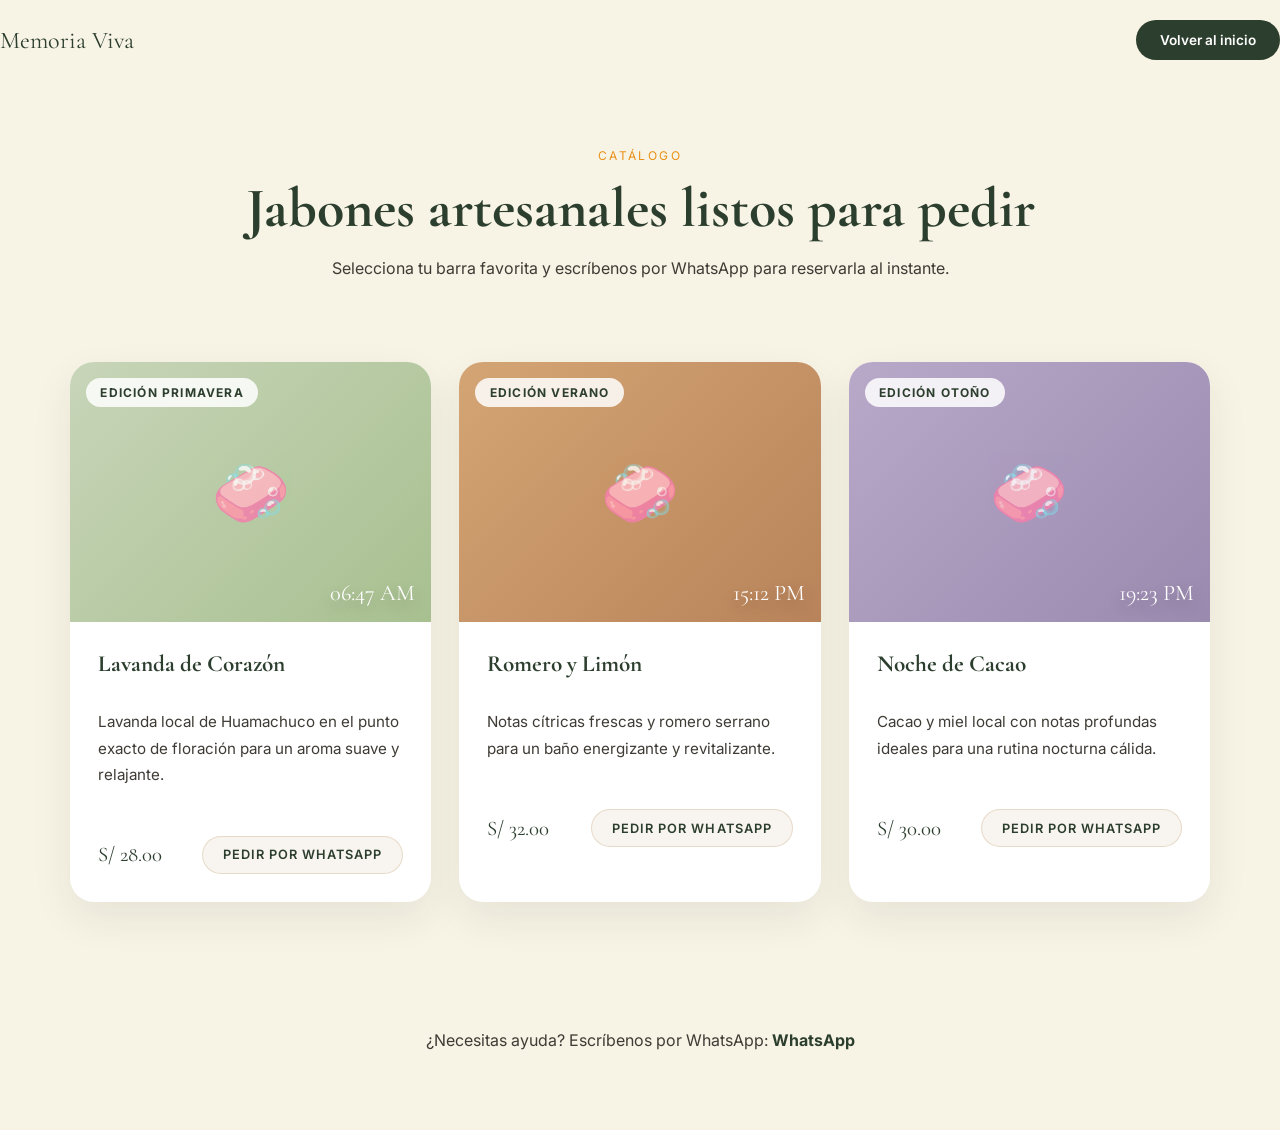
<file: catalogo.html>
<!DOCTYPE html>
<html lang="es">
<head>
    <meta charset="UTF-8">
    <meta name="viewport" content="width=device-width, initial-scale=1.0">
    <title>Catálogo — Memoria Viva</title>
    <link rel="preconnect" href="https://fonts.googleapis.com">
    <link rel="preconnect" href="https://fonts.gstatic.com" crossorigin>
    <link href="https://fonts.googleapis.com/css2?family=Cormorant+Garamond:ital,wght@0,300;0,400;0,600;1,300;1,400&family=Inter:wght@300;400;500;600&display=swap" rel="stylesheet">
    <link rel="stylesheet" href="catalogo.css">
</head>
<body>
    <nav class="nav">
        <div class="nav-brand">
            <a href="index.html" class="nav-logo">Memoria Viva</a>
        </div>
        <a href="index.html" class="nav-cta">Volver al inicio</a>
    </nav>

    <header class="catalogo-hero">
        <div class="container">
            <span class="section-label">Catálogo</span>
            <h1 class="section-title">Jabones artesanales listos para pedir</h1>
            <p class="section-subtitle">Selecciona tu barra favorita y escríbenos por WhatsApp para reservarla al instante.</p>
        </div>
    </header>

    <main class="catalogo-products">
        <div class="container">
            <div class="products-grid">
                <article class="product-card">
                    <div class="product-image product-morning">
                        <div class="product-badge">Edición Primavera</div>
                        <div class="product-time">06:47 AM</div>
                    </div>
                    <div class="product-info">
                        <h3 class="product-name">Lavanda de Corazón</h3>
                        <p class="product-desc">Lavanda local de Huamachuco en el punto exacto de floración para un aroma suave y relajante.</p>
                        <div class="product-footer">
                            <span class="product-price">S/ 28.00</span>
                            <a class="btn-small" href="https://wa.me/51900000000?text=Hola,%20quiero%20reservar%20Lavanda%20de%20Corazón" target="_blank" rel="noreferrer">Pedir por WhatsApp</a>
                        </div>
                    </div>
                </article>

                <article class="product-card featured">
                    <div class="product-image product-afternoon">
                        <div class="product-badge">Edición Verano</div>
                        <div class="product-time">15:12 PM</div>
                    </div>
                    <div class="product-info">
                        <h3 class="product-name">Romero y Limón</h3>
                        <p class="product-desc">Notas cítricas frescas y romero serrano para un baño energizante y revitalizante.</p>
                        <div class="product-footer">
                            <span class="product-price">S/ 32.00</span>
                            <a class="btn-small" href="https://wa.me/51900000000?text=Hola,%20quiero%20reservar%20Romero%20y%20Limón" target="_blank" rel="noreferrer">Pedir por WhatsApp</a>
                        </div>
                    </div>
                </article>

                <article class="product-card">
                    <div class="product-image product-evening">
                        <div class="product-badge">Edición Otoño</div>
                        <div class="product-time">19:23 PM</div>
                    </div>
                    <div class="product-info">
                        <h3 class="product-name">Noche de Cacao</h3>
                        <p class="product-desc">Cacao y miel local con notas profundas ideales para una rutina nocturna cálida.</p>
                        <div class="product-footer">
                            <span class="product-price">S/ 30.00</span>
                            <a class="btn-small" href="https://wa.me/51900000000?text=Hola,%20quiero%20reservar%20Noche%20de%20Cacao" target="_blank" rel="noreferrer">Pedir por WhatsApp</a>
                        </div>
                    </div>
                </article>
            </div>
        </div>
    </main>

    <footer class="footer">
        <div class="container">
            <p>¿Necesitas ayuda? Escríbenos por WhatsApp: <a href="https://wa.me/51900000000?text=Hola,%20quiero%20más%20información%20sobre%20el%20catálogo" target="_blank" rel="noreferrer">WhatsApp</a></p>
        </div>
    </footer>
</body>
</html>
</file>
<file: catalogo.css>
:root {
    --color-cream: #f7f3e5;
    --color-green: #2C3E2D;
    --color-gold: #e99218;
    --color-text: #0e0d0d;
    --color-text-light: #3f3b35;
    --font-serif: 'Cormorant Garamond', Georgia, serif;
    --font-sans: 'Inter', -apple-system, BlinkMacSystemFont, sans-serif;
    --transition: all 0.3s ease;
}

* {
    box-sizing: border-box;
}

body {
    margin: 0;
    font-family: var(--font-sans);
    background: var(--color-cream);
    color: var(--color-text);
}

html {
    scroll-behavior: smooth;
}

.container {
    width: min(1140px, calc(100% - 2rem));
    margin: 0 auto;
}

nav.nav {
    display: flex;
    justify-content: space-between;
    align-items: center;
    padding: 1.25rem 0;
}

.nav-logo {
    font-family: var(--font-serif);
    font-size: 1.5rem;
    color: var(--color-green);
    text-decoration: none;
}

.nav-cta {
    font-family: var(--font-sans);
    font-size: 0.85rem;
    font-weight: 600;
    color: #fff;
    background: var(--color-green);
    padding: 0.75rem 1.5rem;
    border-radius: 999px;
    text-decoration: none;
    transition: var(--transition);
}

.nav-cta:hover {
    transform: translateY(-1px);
    box-shadow: 0 10px 20px rgba(44, 62, 45, 0.12);
}

.catalogo-hero {
    padding: 4rem 0 2rem;
    text-align: center;
}

.section-label {
    font-family: var(--font-sans);
    font-size: 0.75rem;
    letter-spacing: 0.2em;
    text-transform: uppercase;
    color: var(--color-gold);
    display: inline-block;
    margin-bottom: 1rem;
}

.section-title {
    font-family: var(--font-serif);
    font-size: clamp(2rem, 5vw, 3.5rem);
    margin: 0;
    color: var(--color-green);
    line-height: 1.05;
}

.section-subtitle {
    font-size: 1rem;
    color: var(--color-text-light);
    max-width: 680px;
    margin: 1rem auto 0;
    line-height: 1.75;
}

.catalogo-products {
    padding: 3rem 0 4rem;
}

.products-grid {
    display: grid;
    grid-template-columns: repeat(3, minmax(0, 1fr));
    gap: 1.75rem;
}

.product-card {
    background: #fff;
    border-radius: 24px;
    overflow: hidden;
    box-shadow: 0 16px 40px rgba(44, 62, 45, 0.08);
    display: flex;
    flex-direction: column;
    transition: var(--transition);
}

.product-card:hover {
    transform: translateY(-6px);
}

.product-image {
    min-height: 260px;
    position: relative;
    display: flex;
    align-items: center;
    justify-content: center;
    overflow: hidden;
}

.product-morning {
    background: linear-gradient(135deg, #C8D5B9 0%, #A8C090 100%);
}

.product-afternoon {
    background: linear-gradient(135deg, #D4A574 0%, #B8835A 100%);
}

.product-evening {
    background: linear-gradient(135deg, #B8A9C9 0%, #9A8AAF 100%);
}

.product-image::after {
    content: '🧼';
    font-size: 4rem;
    z-index: 1;
    opacity: 0.85;
}

.product-badge {
    position: absolute;
    top: 1rem;
    left: 1rem;
    background: rgba(255, 255, 255, 0.85);
    color: var(--color-green);
    padding: 0.45rem 0.9rem;
    border-radius: 999px;
    font-size: 0.75rem;
    font-weight: 700;
    letter-spacing: 0.1em;
    text-transform: uppercase;
}

.product-time {
    position: absolute;
    bottom: 1rem;
    right: 1rem;
    font-family: var(--font-serif);
    font-size: 1.4rem;
    color: #fff;
    text-shadow: 0 6px 16px rgba(0, 0, 0, 0.25);
}

.product-info {
    padding: 1.75rem;
    display: flex;
    flex-direction: column;
    gap: 1rem;
}

.product-name {
    font-family: var(--font-serif);
    font-size: 1.45rem;
    color: var(--color-green);
    margin: 0;
}

.product-desc {
    font-size: 0.95rem;
    color: var(--color-text-light);
    line-height: 1.75;
    flex: 1;
}

.product-footer {
    display: flex;
    justify-content: space-between;
    align-items: center;
    margin-top: 1rem;
    gap: 1rem;
}

.product-price {
    font-family: var(--font-serif);
    font-size: 1.3rem;
    color: var(--color-green);
}

.btn-small,
.btn-primary {
    font-family: var(--font-sans);
    font-weight: 600;
    letter-spacing: 0.08em;
    text-transform: uppercase;
    border-radius: 999px;
    border: none;
    cursor: pointer;
    text-decoration: none;
    display: inline-flex;
    align-items: center;
    justify-content: center;
    transition: var(--transition);
}

.btn-small {
    padding: 0.65rem 1.25rem;
    font-size: 0.8rem;
    color: var(--color-green);
    background: rgba(196, 167, 125, 0.12);
    border: 1px solid rgba(196, 167, 125, 0.35);
}

.btn-small:hover {
    background: var(--color-green);
    color: #fff;
}

.btn-primary {
    background: var(--color-green);
    color: #fff;
    padding: 0.85rem 1.75rem;
    font-size: 0.9rem;
}

.btn-primary:hover {
    transform: translateY(-2px);
}

.footer {
    padding: 3rem 0 4rem;
    text-align: center;
    color: var(--color-text-light);
}

.footer a {
    color: var(--color-green);
    text-decoration: none;
    font-weight: 700;
}

@media (max-width: 900px) {
    .products-grid {
        grid-template-columns: 1fr 1fr;
    }
}

@media (max-width: 640px) {
    .products-grid {
        grid-template-columns: 1fr;
    }

    .product-footer {
        flex-direction: column;
        align-items: stretch;
    }

    .product-price {
        margin-bottom: 0.75rem;
    }
}
</file>
